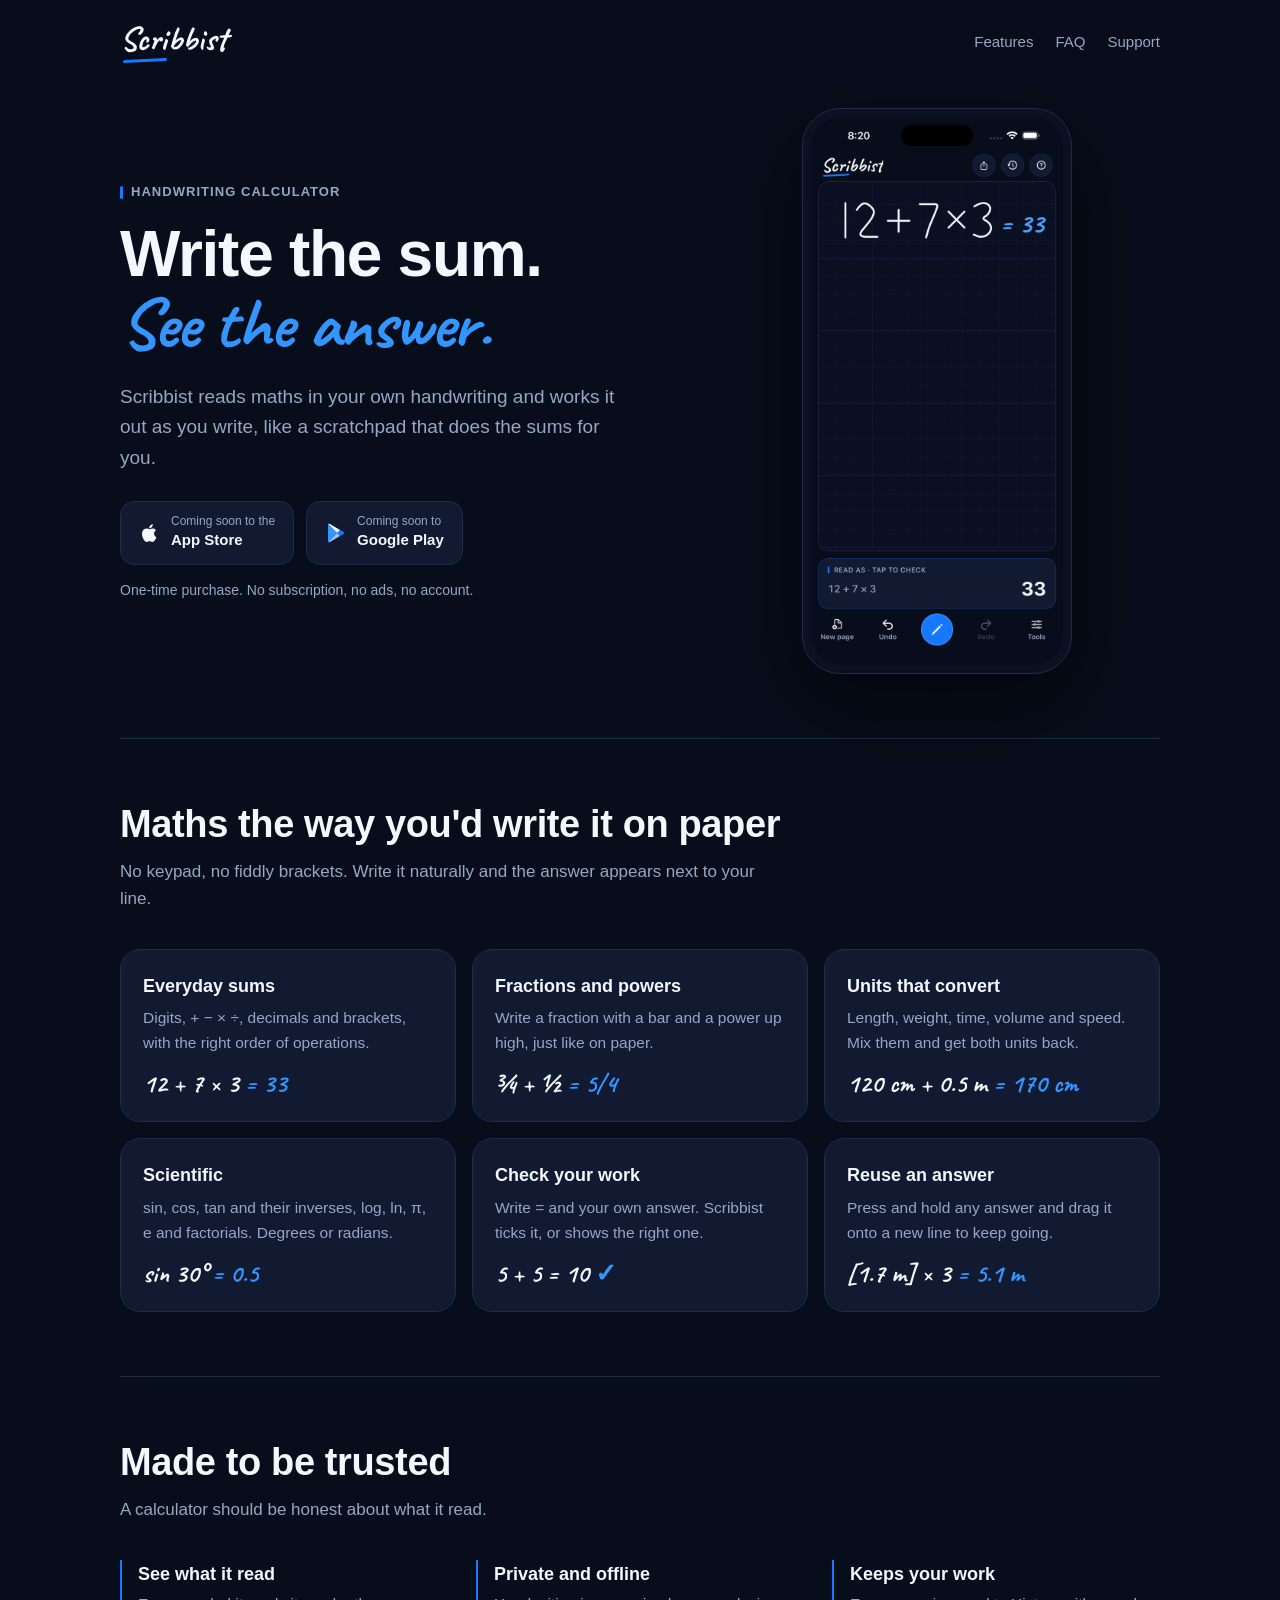
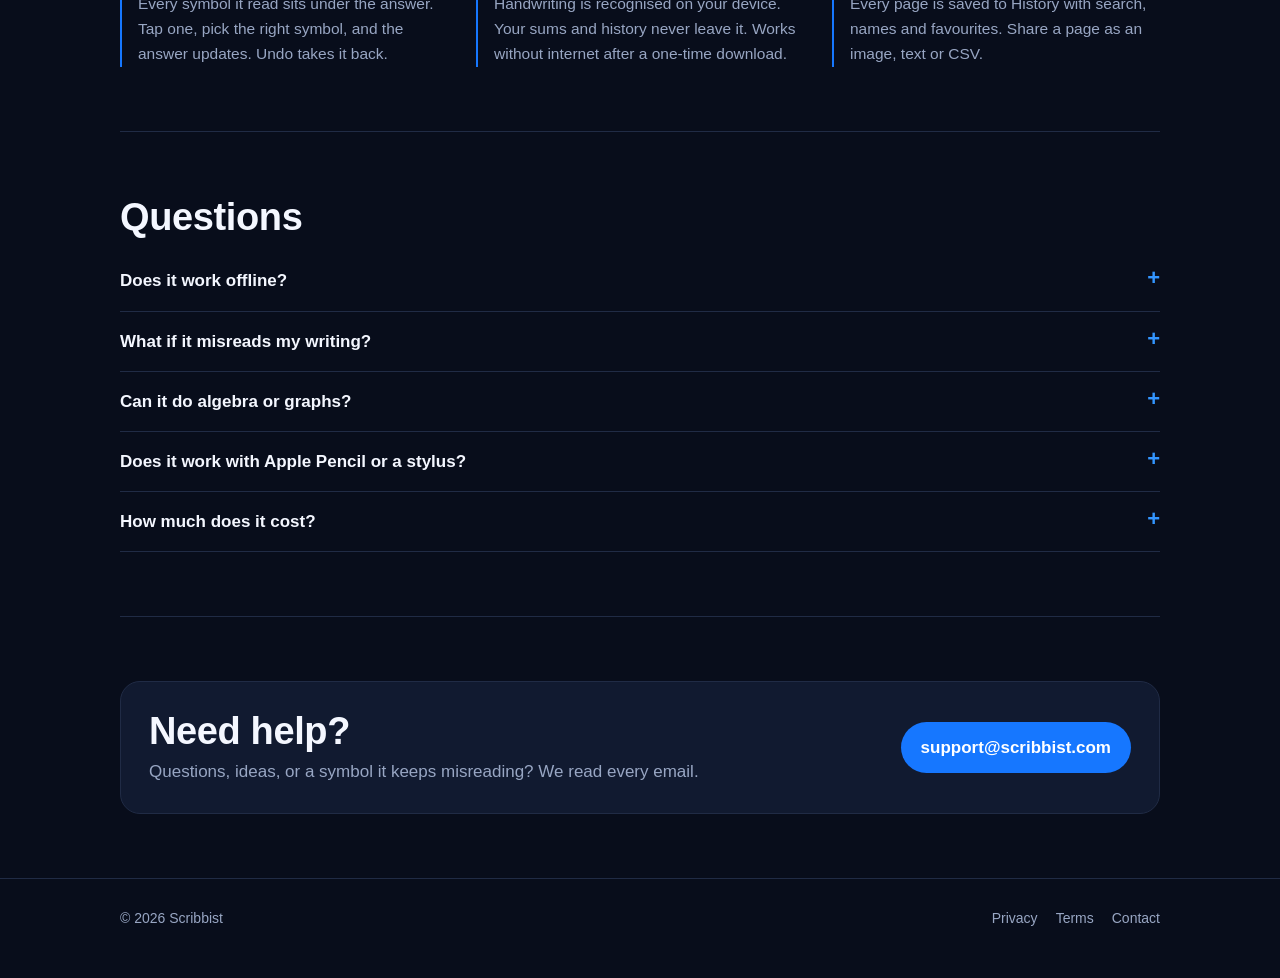
<file: index.html>
<!doctype html>
<html lang="en">
<head>
<meta charset="utf-8">
<meta name="viewport" content="width=device-width, initial-scale=1">
<title>Scribbist: the handwriting calculator</title>
<meta name="description" content="Write maths by hand and see the answer as you write. Fractions, powers, units and scientific functions. Private, offline, one-time purchase.">
<meta name="theme-color" content="#080D1B">
<meta property="og:title" content="Scribbist: the handwriting calculator">
<meta property="og:description" content="Write maths by hand and see the answer as you write. Private, offline, one-time purchase.">
<meta property="og:image" content="https://scribbist.com/img/og.png">
<meta property="og:url" content="https://scribbist.com/">
<meta name="twitter:card" content="summary_large_image">
<link rel="icon" type="image/png" href="/favicon.png">
<link rel="apple-touch-icon" href="/apple-touch-icon.png">
<link rel="preconnect" href="https://fonts.googleapis.com">
<link rel="preconnect" href="https://fonts.gstatic.com" crossorigin>
<link href="https://fonts.googleapis.com/css2?family=Caveat:wght@700&display=swap" rel="stylesheet">
<link rel="stylesheet" href="/style.css">
</head>
<body>
<div class="wrap">
  <header class="top">
    <a class="brand" href="/" aria-label="Scribbist home"><span>Scribbist</span><i></i></a>
    <nav class="nav">
      <a href="#features" class="hide-sm">Features</a>
      <a href="#faq">FAQ</a>
      <a href="#support">Support</a>
    </nav>
  </header>

  <main>
    <div class="hero">
      <div>
        <p class="eyebrow">Handwriting calculator</p>
        <h1>Write the sum.<br><em>See the answer.</em></h1>
        <p class="lede">Scribbist reads maths in your own handwriting and works it out as you write, like a scratchpad that does the sums for you.</p>
        <div class="badges">
          <span class="badge">
            <svg viewBox="0 0 24 24" aria-hidden="true"><path fill="#F4F7FF" d="M16.4 12.6c0-2.4 2-3.6 2.1-3.7-1.1-1.7-2.9-1.9-3.5-1.9-1.5-.2-2.9.9-3.7.9-.8 0-1.9-.9-3.2-.8-1.6 0-3.1 1-4 2.4-1.7 3-.4 7.4 1.2 9.8.8 1.2 1.8 2.5 3 2.4 1.2 0 1.7-.8 3.1-.8 1.5 0 1.9.8 3.2.8 1.3 0 2.2-1.2 3-2.4.9-1.4 1.3-2.7 1.3-2.8 0 0-2.5-1-2.5-3.9zM14 5.5c.7-.8 1.1-1.9 1-3-1 0-2.1.7-2.8 1.5-.6.7-1.2 1.8-1 2.9 1.1.1 2.1-.6 2.8-1.4z"/></svg>
            <span><small>Coming soon to the</small>App Store</span>
          </span>
          <span class="badge">
            <svg viewBox="0 0 24 24" aria-hidden="true"><path fill="#3395FF" d="M3.6 2.3c-.2.2-.3.6-.3 1v17.4c0 .4.1.8.3 1l9.6-9.7L3.6 2.3z"/><path fill="#1677FF" d="M16.4 15.2 13.2 12l3.2-3.2 3.9 2.2c1.1.6 1.1 1.6 0 2.2l-3.9 2z"/><path fill="#9CC4FF" d="M16.4 15.2 13.2 12l-9.6 9.7c.4.4 1 .4 1.7 0l11.1-6.5z"/><path fill="#F4F7FF" d="M16.4 8.8 5.3 2.3c-.7-.4-1.3-.4-1.7 0l9.6 9.7 3.2-3.2z"/></svg>
            <span><small>Coming soon to</small>Google Play</span>
          </span>
        </div>
        <p class="price-note">One-time purchase. No subscription, no ads, no account.</p>
      </div>
      <div class="phone">
        <img src="/img/app-screen.png" width="660" height="1434" alt="Scribbist on an iPhone: the handwritten sum 12 + 7 × 3 with the answer 33 written beside it">
      </div>
    </div>

    <section id="features">
      <h2>Maths the way you'd write it on paper</h2>
      <p class="sub">No keypad, no fiddly brackets. Write it naturally and the answer appears next to your line.</p>
      <div class="grid">
        <div class="card">
          <h3>Everyday sums</h3>
          <p>Digits, + − × ÷, decimals and brackets, with the right order of operations.</p>
          <p class="ex">12 + 7 × 3 <b>= 33</b></p>
        </div>
        <div class="card">
          <h3>Fractions and powers</h3>
          <p>Write a fraction with a bar and a power up high, just like on paper.</p>
          <p class="ex">¾ + ½ <b>= 5/4</b></p>
        </div>
        <div class="card">
          <h3>Units that convert</h3>
          <p>Length, weight, time, volume and speed. Mix them and get both units back.</p>
          <p class="ex">120 cm + 0.5 m <b>= 170 cm</b></p>
        </div>
        <div class="card">
          <h3>Scientific</h3>
          <p>sin, cos, tan and their inverses, log, ln, π, e and factorials. Degrees or radians.</p>
          <p class="ex">sin 30° <b>= 0.5</b></p>
        </div>
        <div class="card">
          <h3>Check your work</h3>
          <p>Write = and your own answer. Scribbist ticks it, or shows the right one.</p>
          <p class="ex">5 + 5 = 10 <b>✓</b></p>
        </div>
        <div class="card">
          <h3>Reuse an answer</h3>
          <p>Press and hold any answer and drag it onto a new line to keep going.</p>
          <p class="ex">[1.7 m] × 3 <b>= 5.1 m</b></p>
        </div>
      </div>
    </section>

    <section>
      <h2>Made to be trusted</h2>
      <p class="sub">A calculator should be honest about what it read.</p>
      <div class="points">
        <div>
          <h3>See what it read</h3>
          <p>Every symbol it read sits under the answer. Tap one, pick the right symbol, and the answer updates. Undo takes it back.</p>
        </div>
        <div>
          <h3>Private and offline</h3>
          <p>Handwriting is recognised on your device. Your sums and history never leave it. Works without internet after a one-time download.</p>
        </div>
        <div>
          <h3>Keeps your work</h3>
          <p>Every page is saved to History with search, names and favourites. Share a page as an image, text or CSV.</p>
        </div>
      </div>
    </section>

    <section id="faq" class="faq">
      <h2>Questions</h2>
      <details>
        <summary>Does it work offline?</summary>
        <p>Yes. The first time you open Scribbist it downloads its handwriting model once (about 13 MB). After that everything works without internet.</p>
      </details>
      <details>
        <summary>What if it misreads my writing?</summary>
        <p>Tap the answer to open "Check the reading". You'll see your ink next to what was read, and you can change any symbol. The answer updates straight away.</p>
      </details>
      <details>
        <summary>Can it do algebra or graphs?</summary>
        <p>No. Scribbist calculates with numbers, units and scientific functions. A written x is read as a times sign.</p>
      </details>
      <details>
        <summary>Does it work with Apple Pencil or a stylus?</summary>
        <p>Yes. Write with your finger, Apple Pencil or any stylus. On iPad you get a bigger page to work on.</p>
      </details>
      <details>
        <summary>How much does it cost?</summary>
        <p>One price, paid once. No subscription, no in-app purchases and no ads.</p>
      </details>
    </section>

    <section id="support">
      <div class="contact">
        <div>
          <h2 style="margin-bottom:4px">Need help?</h2>
          <p>Questions, ideas, or a symbol it keeps misreading? We read every email.</p>
        </div>
        <a class="button" href="mailto:support@scribbist.com">support@scribbist.com</a>
      </div>
    </section>
  </main>
</div>

<footer>
  <div class="wrap">
    <span>© 2026 Scribbist</span>
    <nav>
      <a href="/privacy">Privacy</a>
      <a href="/terms">Terms</a>
      <a href="mailto:support@scribbist.com">Contact</a>
    </nav>
  </div>
</footer>
</body>
</html>
</file>
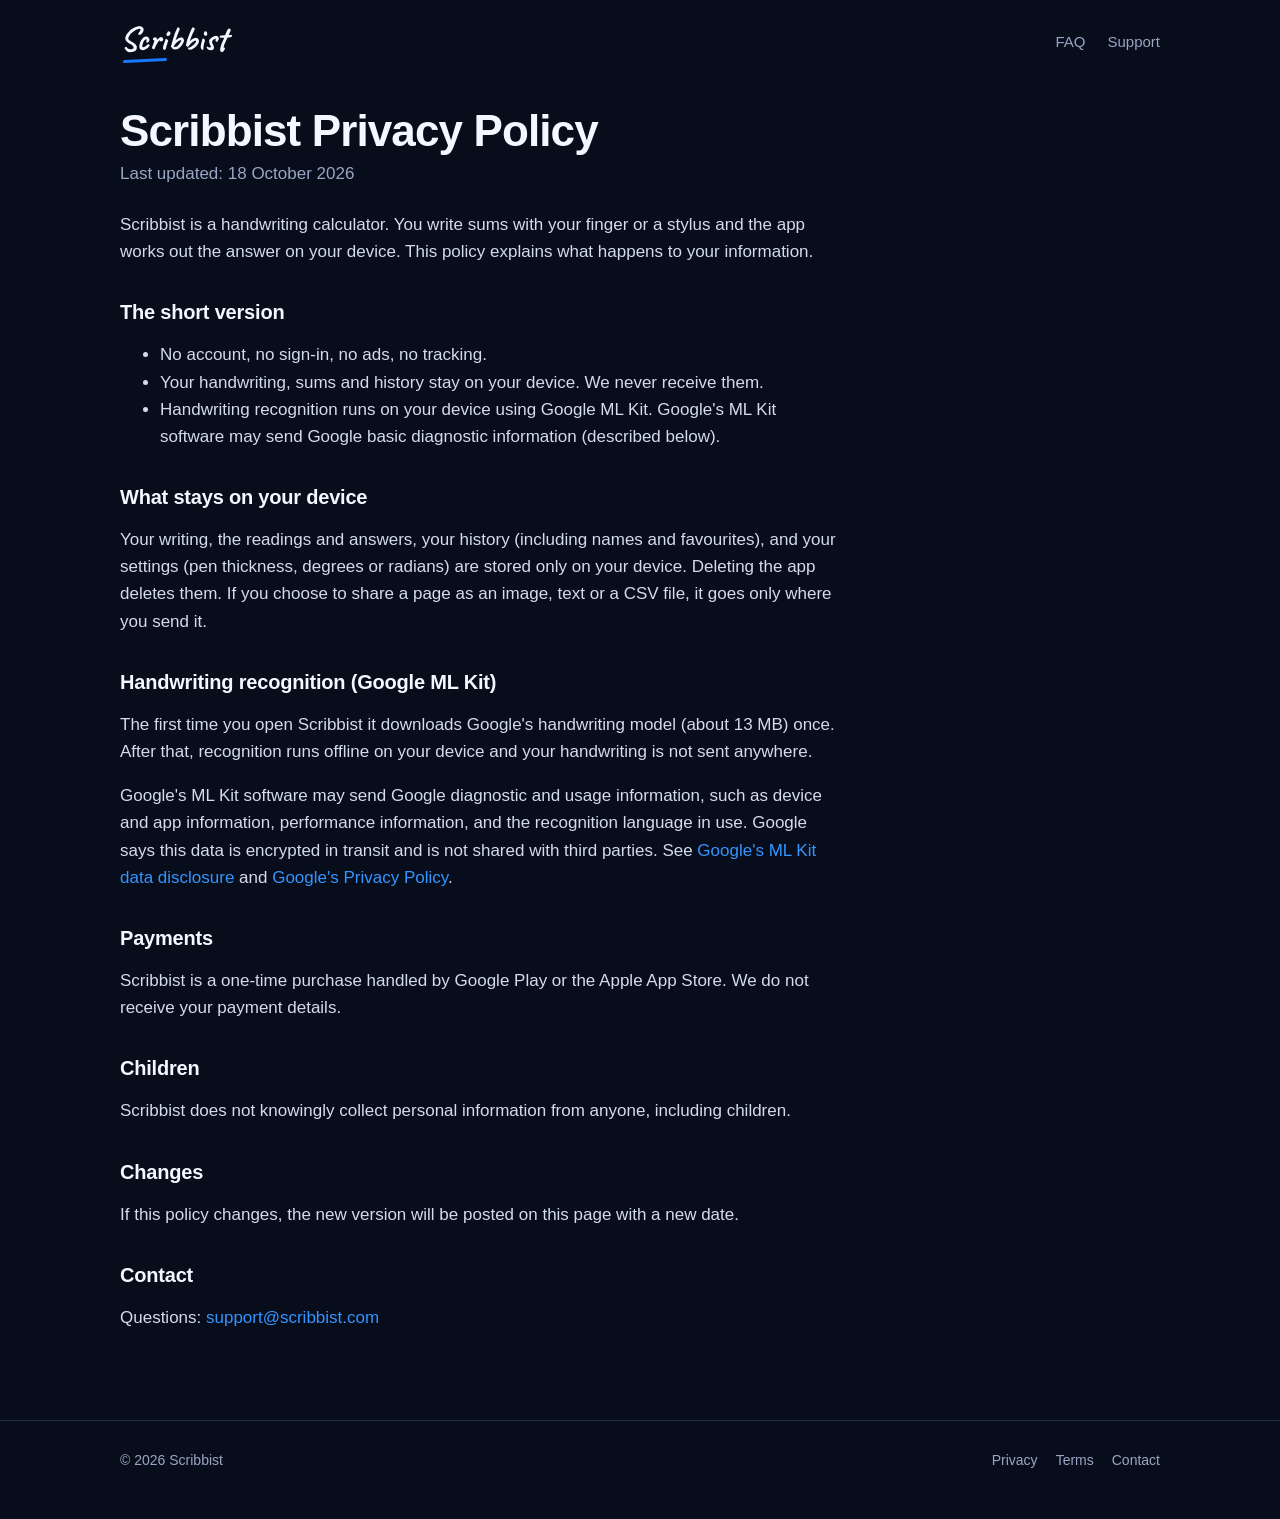
<file: privacy.html>
<!doctype html>
<html lang="en">
<head>
<meta charset="utf-8">
<meta name="viewport" content="width=device-width, initial-scale=1">
<title>Privacy Policy · Scribbist</title>
<meta name="description" content="How Scribbist handles your information: handwriting stays on your device, no account, no ads, no tracking.">
<meta name="theme-color" content="#080D1B">
<link rel="icon" type="image/png" href="/favicon.png">
<link rel="apple-touch-icon" href="/apple-touch-icon.png">
<link rel="preconnect" href="https://fonts.googleapis.com">
<link rel="preconnect" href="https://fonts.gstatic.com" crossorigin>
<link href="https://fonts.googleapis.com/css2?family=Caveat:wght@700&display=swap" rel="stylesheet">
<link rel="stylesheet" href="/style.css">
</head>
<body>
<div class="wrap">
  <header class="top">
    <a class="brand" href="/" aria-label="Scribbist home"><span>Scribbist</span><i></i></a>
    <nav class="nav">
      <a href="/#faq">FAQ</a>
      <a href="/#support">Support</a>
    </nav>
  </header>
  <main class="legal">

  <h1>Scribbist Privacy Policy</h1>
  <p class="date">Last updated: 18 October 2026</p>

  <p>Scribbist is a handwriting calculator. You write sums with your finger or a stylus and the app works out the answer on your device. This policy explains what happens to your information.</p>

  <h2>The short version</h2>
  <ul>
    <li>No account, no sign-in, no ads, no tracking.</li>
    <li>Your handwriting, sums and history stay on your device. We never receive them.</li>
    <li>Handwriting recognition runs on your device using Google ML Kit. Google's ML Kit software may send Google basic diagnostic information (described below).</li>
  </ul>

  <h2>What stays on your device</h2>
  <p>Your writing, the readings and answers, your history (including names and favourites), and your settings (pen thickness, degrees or radians) are stored only on your device. Deleting the app deletes them. If you choose to share a page as an image, text or a CSV file, it goes only where you send it.</p>

  <h2>Handwriting recognition (Google ML Kit)</h2>
  <p>The first time you open Scribbist it downloads Google's handwriting model (about 13 MB) once. After that, recognition runs offline on your device and your handwriting is not sent anywhere.</p>
  <p>Google's ML Kit software may send Google diagnostic and usage information, such as device and app information, performance information, and the recognition language in use. Google says this data is encrypted in transit and is not shared with third parties. See <a href="https://developers.google.com/ml-kit/android-data-disclosure">Google's ML Kit data disclosure</a> and <a href="https://policies.google.com/privacy">Google's Privacy Policy</a>.</p>

  <h2>Payments</h2>
  <p>Scribbist is a one-time purchase handled by Google Play or the Apple App Store. We do not receive your payment details.</p>

  <h2>Children</h2>
  <p>Scribbist does not knowingly collect personal information from anyone, including children.</p>

  <h2>Changes</h2>
  <p>If this policy changes, the new version will be posted on this page with a new date.</p>

  <h2>Contact</h2>
  <p>Questions: <a href="mailto:support@scribbist.com">support@scribbist.com</a></p>
  </main>
</div>
<footer>
  <div class="wrap">
    <span>© 2026 Scribbist</span>
    <nav>
      <a href="/privacy">Privacy</a>
      <a href="/terms">Terms</a>
      <a href="mailto:support@scribbist.com">Contact</a>
    </nav>
  </div>
</footer>
</body>
</html>
</file>
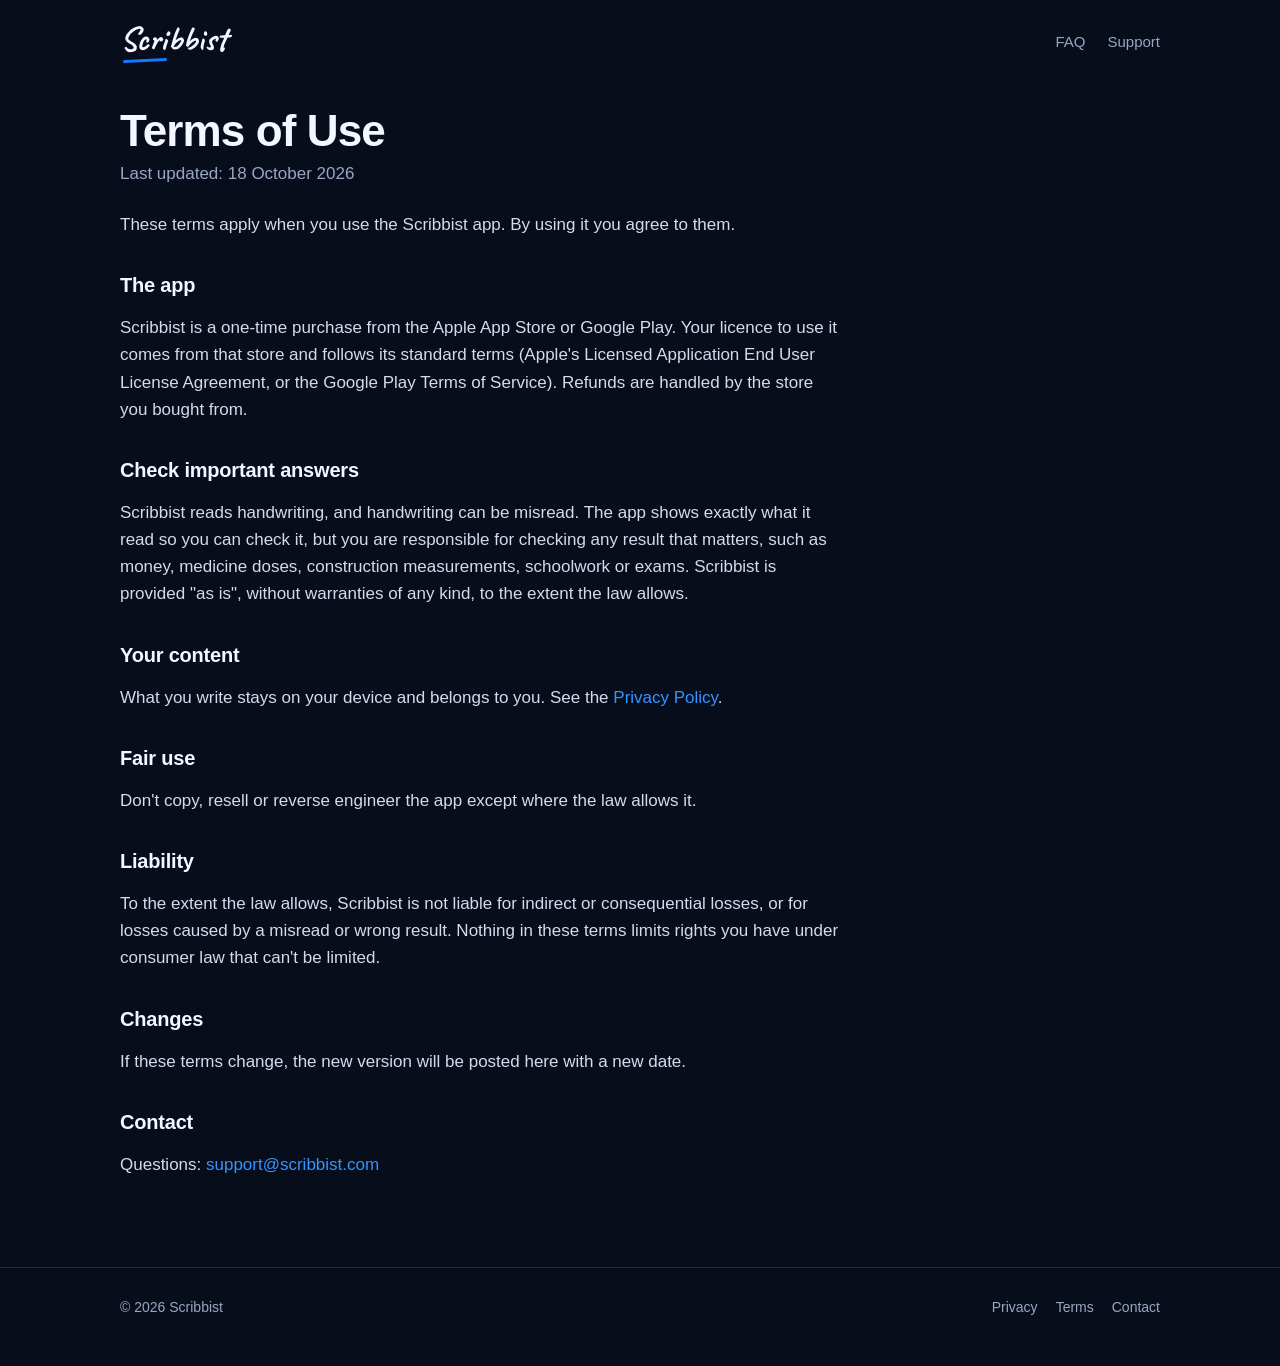
<file: terms.html>
<!doctype html>
<html lang="en">
<head>
<meta charset="utf-8">
<meta name="viewport" content="width=device-width, initial-scale=1">
<title>Terms of Use · Scribbist</title>
<meta name="description" content="Terms of use for the Scribbist handwriting calculator app.">
<meta name="theme-color" content="#080D1B">
<link rel="icon" type="image/png" href="/favicon.png">
<link rel="apple-touch-icon" href="/apple-touch-icon.png">
<link rel="preconnect" href="https://fonts.googleapis.com">
<link rel="preconnect" href="https://fonts.gstatic.com" crossorigin>
<link href="https://fonts.googleapis.com/css2?family=Caveat:wght@700&display=swap" rel="stylesheet">
<link rel="stylesheet" href="/style.css">
</head>
<body>
<div class="wrap">
  <header class="top">
    <a class="brand" href="/" aria-label="Scribbist home"><span>Scribbist</span><i></i></a>
    <nav class="nav">
      <a href="/#faq">FAQ</a>
      <a href="/#support">Support</a>
    </nav>
  </header>
  <main class="legal">
  <h1>Terms of Use</h1>
  <p class="date">Last updated: 18 October 2026</p>

  <p>These terms apply when you use the Scribbist app. By using it you agree to them.</p>

  <h2>The app</h2>
  <p>Scribbist is a one-time purchase from the Apple App Store or Google Play. Your licence to use it comes from that store and follows its standard terms (Apple's Licensed Application End User License Agreement, or the Google Play Terms of Service). Refunds are handled by the store you bought from.</p>

  <h2>Check important answers</h2>
  <p>Scribbist reads handwriting, and handwriting can be misread. The app shows exactly what it read so you can check it, but you are responsible for checking any result that matters, such as money, medicine doses, construction measurements, schoolwork or exams. Scribbist is provided "as is", without warranties of any kind, to the extent the law allows.</p>

  <h2>Your content</h2>
  <p>What you write stays on your device and belongs to you. See the <a href="/privacy">Privacy Policy</a>.</p>

  <h2>Fair use</h2>
  <p>Don't copy, resell or reverse engineer the app except where the law allows it.</p>

  <h2>Liability</h2>
  <p>To the extent the law allows, Scribbist is not liable for indirect or consequential losses, or for losses caused by a misread or wrong result. Nothing in these terms limits rights you have under consumer law that can't be limited.</p>

  <h2>Changes</h2>
  <p>If these terms change, the new version will be posted here with a new date.</p>

  <h2>Contact</h2>
  <p>Questions: <a href="mailto:support@scribbist.com">support@scribbist.com</a></p>
  </main>
</div>
<footer>
  <div class="wrap">
    <span>© 2026 Scribbist</span>
    <nav>
      <a href="/privacy">Privacy</a>
      <a href="/terms">Terms</a>
      <a href="mailto:support@scribbist.com">Contact</a>
    </nav>
  </div>
</footer>
</body>
</html>
</file>
<file: style.css>
:root {
  --bg: #080D1B;
  --surface: #111A30;
  --raised: #172442;
  --text: #F4F7FF;
  --muted: #98A6C3;
  --line: #202B45;
  --blue: #1677FF;
  --blue-bright: #3395FF;
  --radius: 20px;
  color-scheme: dark;
}

* { box-sizing: border-box; }
html { -webkit-text-size-adjust: 100%; }
body {
  margin: 0;
  background: var(--bg);
  color: var(--text);
  font: 17px/1.6 -apple-system, BlinkMacSystemFont, "Segoe UI", Roboto, Helvetica, Arial, sans-serif;
}
a { color: var(--blue-bright); text-decoration: none; }
a:hover { text-decoration: underline; }
img { max-width: 100%; height: auto; display: block; }

.wrap { max-width: 1080px; margin: 0 auto; padding: 0 20px; }

/* Header */
.top { display: flex; align-items: center; justify-content: space-between; padding: 22px 0; }
.brand { display: inline-flex; flex-direction: column; color: var(--text); text-decoration: none !important; }
.brand span { font-family: "Caveat", cursive; font-weight: 700; font-size: 34px; line-height: 1; }
.brand i { display: block; width: 44px; height: 3px; border-radius: 2px; background: var(--blue); margin: 3px 0 0 3px; transform: rotate(-3deg); }
.nav { display: flex; gap: 22px; font-size: 15px; }
.nav a { color: var(--muted); }
.nav a:hover { color: var(--text); text-decoration: none; }

/* Hero */
.hero { display: grid; grid-template-columns: 1.1fr 0.9fr; gap: 48px; align-items: center; padding: 24px 0 64px; }
.eyebrow { display: inline-flex; align-items: center; gap: 8px; font-size: 13px; font-weight: 600; letter-spacing: 0.08em; text-transform: uppercase; color: var(--muted); margin: 0 0 18px; }
.eyebrow::before { content: ""; width: 3px; height: 13px; border-radius: 2px; background: var(--blue); }
h1 { font-size: clamp(40px, 6vw, 64px); line-height: 1.04; letter-spacing: -0.02em; margin: 0 0 20px; }
h1 em { font-family: "Caveat", cursive; font-style: normal; font-weight: 700; color: var(--blue-bright); font-size: 1.12em; }
.lede { font-size: 19px; color: var(--muted); max-width: 520px; margin: 0 0 28px; }
.badges { display: flex; flex-wrap: wrap; gap: 12px; align-items: center; }
.badge { display: inline-flex; align-items: center; gap: 10px; padding: 12px 18px; border-radius: 14px; border: 1px solid var(--line); background: var(--surface); color: var(--text); font-weight: 600; font-size: 15px; }
.badge small { display: block; color: var(--muted); font-weight: 500; font-size: 12px; line-height: 1.2; }
.badge svg { width: 22px; height: 22px; flex: none; }
.price-note { font-size: 14px; color: var(--muted); margin: 14px 0 0; }

.phone { justify-self: center; width: min(270px, 72vw); border-radius: 38px; padding: 8px; background: #0B1122; border: 1px solid var(--line); box-shadow: 0 30px 80px rgba(0, 0, 0, 0.5); }
.phone img { border-radius: 31px; }

/* Sections */
section { padding: 64px 0; border-top: 1px solid var(--line); }
h2 { font-size: clamp(28px, 4vw, 38px); letter-spacing: -0.01em; line-height: 1.15; margin: 0 0 12px; }
.sub { color: var(--muted); max-width: 640px; margin: 0 0 36px; }

.grid { display: grid; grid-template-columns: repeat(3, 1fr); gap: 16px; }
.card { background: var(--surface); border: 1px solid var(--line); border-radius: var(--radius); padding: 22px; }
.card h3 { font-size: 18px; margin: 0 0 6px; display: flex; align-items: center; gap: 10px; }
.card p { margin: 0; color: var(--muted); font-size: 15.5px; }
.card .ex { font-family: "Caveat", cursive; font-weight: 700; font-size: 26px; color: var(--text); margin: 12px 0 0; line-height: 1.2; }
.card .ex b { color: var(--blue-bright); font-weight: 700; }

.points { display: grid; grid-template-columns: repeat(3, 1fr); gap: 28px; }
.points div { border-left: 2px solid var(--blue); padding-left: 16px; }
.points h3 { margin: 0 0 4px; font-size: 18px; }
.points p { margin: 0; color: var(--muted); font-size: 15.5px; }

.faq details { border-bottom: 1px solid var(--line); padding: 16px 0; }
.faq summary { cursor: pointer; font-weight: 600; font-size: 17px; list-style: none; display: flex; justify-content: space-between; gap: 16px; }
.faq summary::-webkit-details-marker { display: none; }
.faq summary::after { content: "+"; color: var(--blue-bright); font-size: 22px; line-height: 1; }
.faq details[open] summary::after { content: "−"; }
.faq details p { color: var(--muted); margin: 10px 0 0; max-width: 720px; }

.contact { background: var(--surface); border: 1px solid var(--line); border-radius: var(--radius); padding: 28px; display: flex; flex-wrap: wrap; justify-content: space-between; align-items: center; gap: 16px; }
.contact p { margin: 0; color: var(--muted); }
.button { display: inline-block; padding: 12px 20px; border-radius: 999px; background: var(--blue); color: #fff; font-weight: 600; }
.button:hover { background: var(--blue-bright); text-decoration: none; }

footer { border-top: 1px solid var(--line); padding: 28px 0 48px; color: var(--muted); font-size: 14px; }
footer .wrap { display: flex; flex-wrap: wrap; justify-content: space-between; gap: 12px; }
footer nav { display: flex; gap: 18px; }
footer a { color: var(--muted); }

/* Legal pages */
.legal { max-width: 720px; padding: 24px 0 72px; }
.legal h1 { font-size: clamp(32px, 5vw, 44px); margin-bottom: 6px; }
.legal h2 { font-size: 20px; margin: 36px 0 8px; }
.legal p, .legal li { color: #D3DBEC; }
.legal .date { color: var(--muted); margin: 0 0 24px; }

@media (max-width: 860px) {
  .hero { grid-template-columns: 1fr; gap: 40px; padding-top: 16px; }
  .grid, .points { grid-template-columns: 1fr; }
  .nav { gap: 16px; }
}
@media (max-width: 420px) {
  .nav a.hide-sm { display: none; }
  body { font-size: 16px; }
}
</file>
